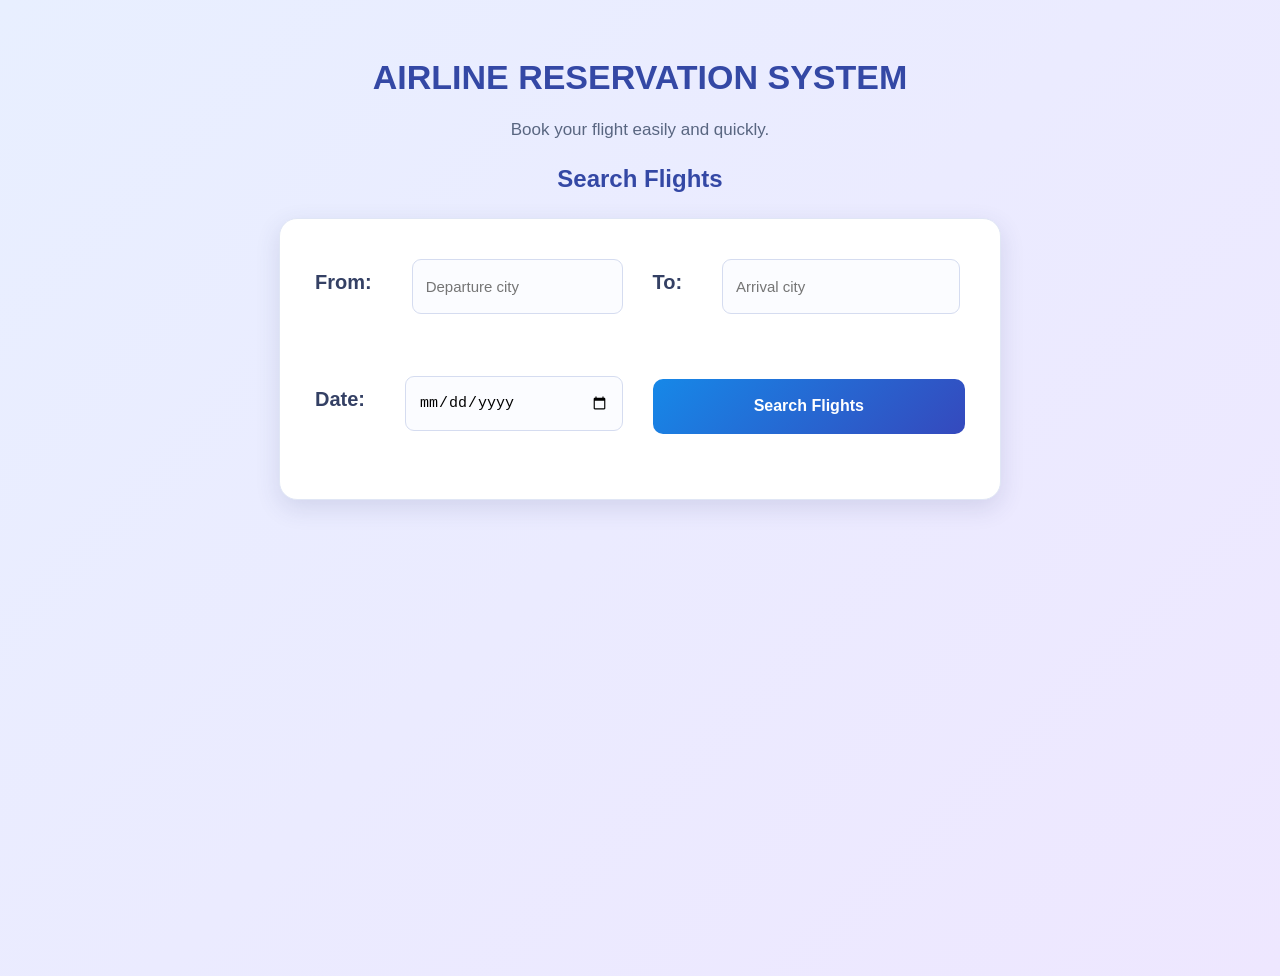
<file: index.html>
<!DOCTYPE html>
<html>
<head>
    <meta charset="UTF-8">
    
    <title>Airline Reservation System</title>
    <link rel="stylesheet" href="style.css">
    <script src="script.js" defer></script>
</head>
<body>
    <h1> AIRLINE RESERVATION SYSTEM</h1>
    <p>Book your flight easily and quickly.</p>
    <h2>Search Flights</h2>

<div class="search-box">

    <div class="form-row">
        <label for="from">From:</label>
        <input
            type="text"
            id="from"
            placeholder="Departure city">
    </div>

    <div class="form-row">
        <label for="to">To:</label>
        <input
            type="text"
            id="to"
            placeholder="Arrival city">
    </div>

    <div class="form-row">
        <label for="date">Date:</label>
        <input
            type="date"
            id="date">
    </div>

    
    <button onclick="searchFlights()">
        Search Flights
    </button>

</div>

<div id="flightResults"></div>

</body>
</html>
</file>
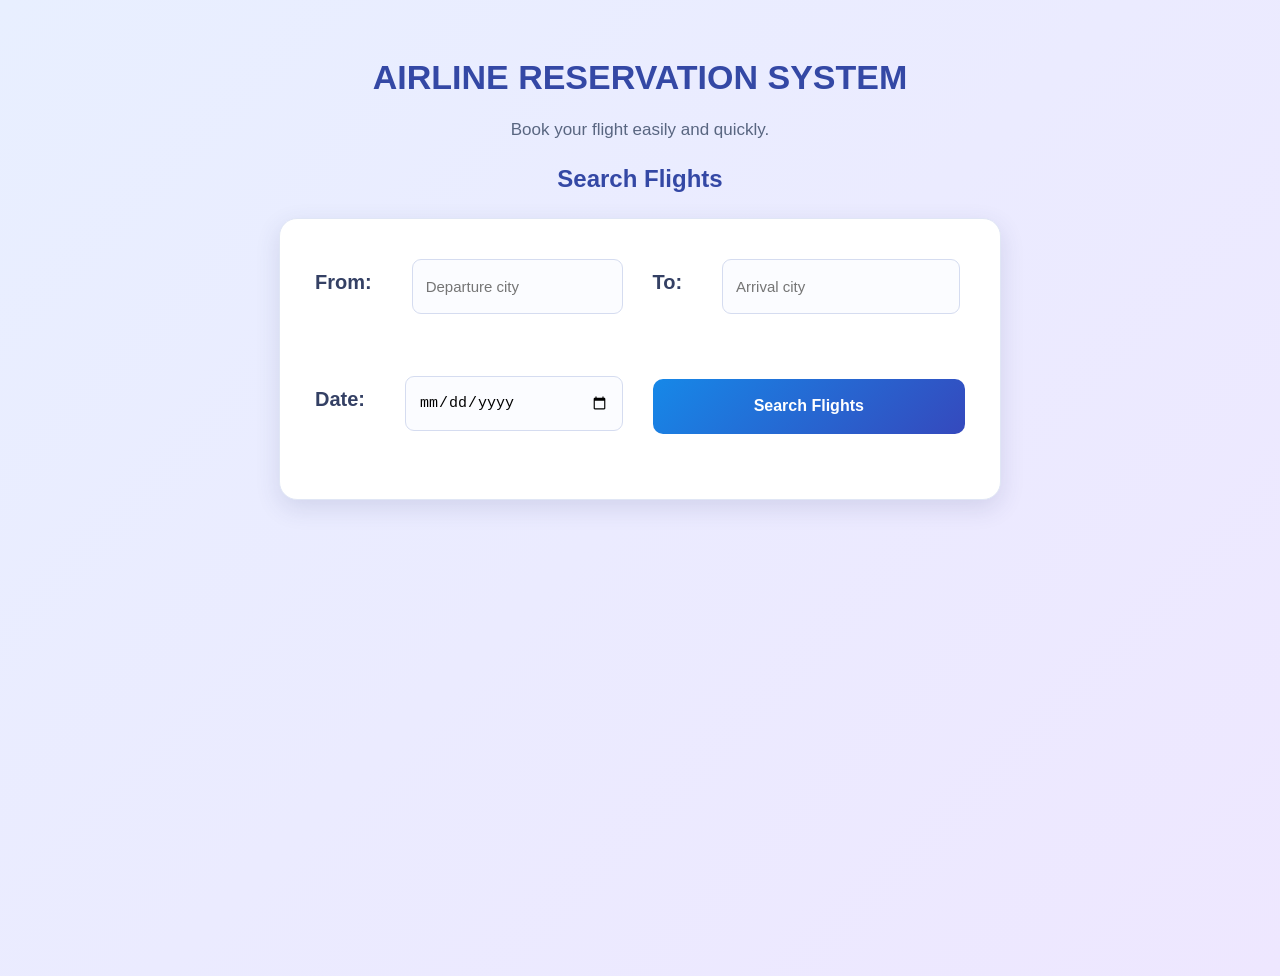
<file: frontend/index.html>
<!DOCTYPE html>
<html>
<head>
    <meta charset="UTF-8">
    
    <title>Airline Reservation System</title>
    <link rel="stylesheet" href="style.css">
    <script src="script.js" defer></script>
</head>
<body>
    <h1> AIRLINE RESERVATION SYSTEM</h1>
    <p>Book your flight easily and quickly.</p>
    <h2>Search Flights</h2>

<div class="search-box">

    <div class="form-row">
        <label for="from">From:</label>
        <input
            type="text"
            id="from"
            placeholder="Departure city">
    </div>

    <div class="form-row">
        <label for="to">To:</label>
        <input
            type="text"
            id="to"
            placeholder="Arrival city">
    </div>

    <div class="form-row">
        <label for="date">Date:</label>
        <input
            type="date"
            id="date">
    </div>

    
    <button onclick="searchFlights()">
        Search Flights
    </button>

</div>

<div id="flightResults"></div>

</body>
</html>
</file>
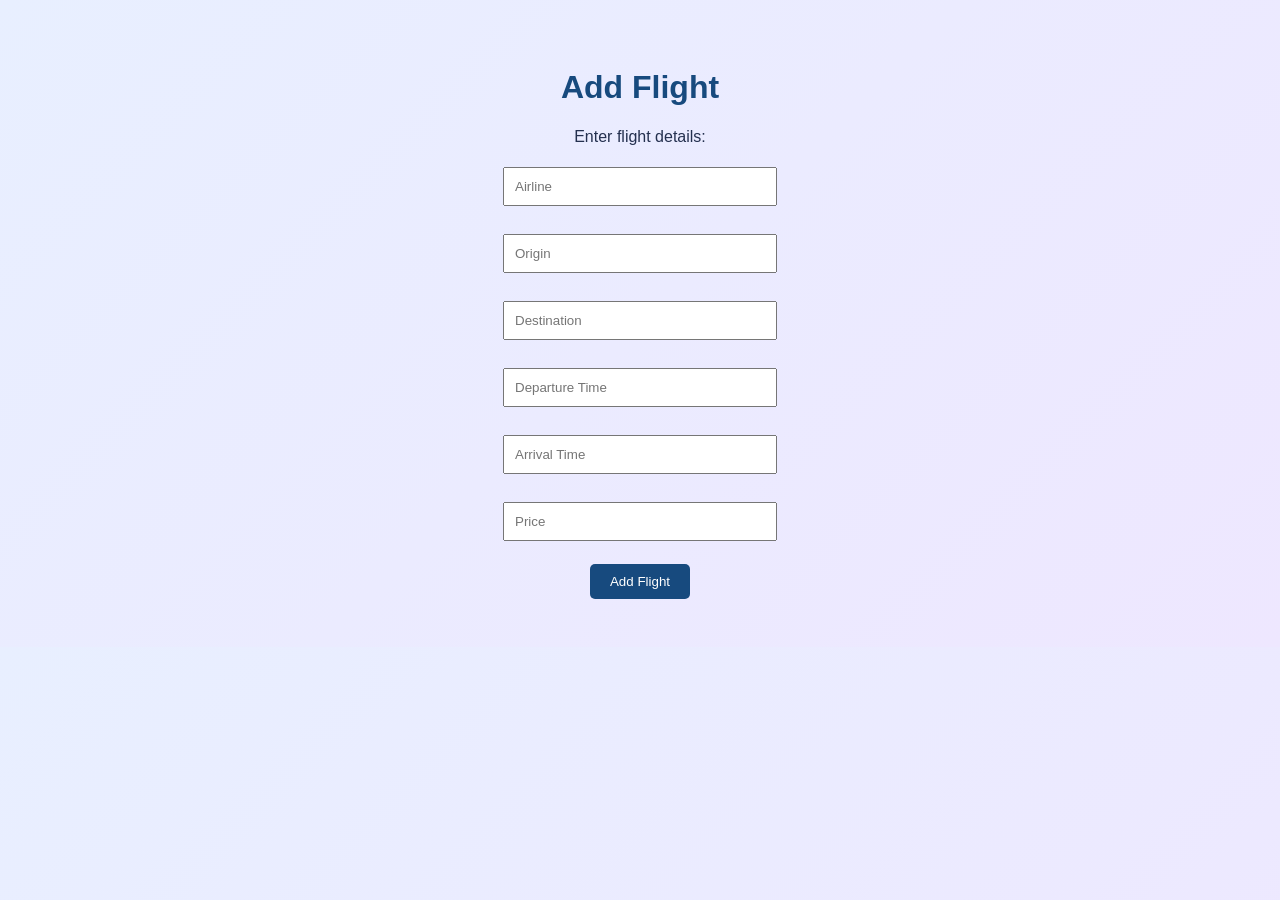
<file: addflight.html>
<!DOCTYPE html>
<html>

<head>
    <meta charset="UTF-8">
    <title>Add Flight</title>
    <link rel="stylesheet" href="style.css">
</head>

<body>

<h1> Add Flight</h1>

<p>Enter flight details:</p>

<input type="text" id="airline" placeholder="Airline">
<br><br>

<input type="text" id="origin" placeholder="Origin">
<br><br>

<input type="text" id="destination" placeholder="Destination">
<br><br>

<input type="text" id="departure" placeholder="Departure Time">
<br><br>

<input type="text" id="arrival" placeholder="Arrival Time">
<br><br>

<input type="number" id="price" placeholder="Price">
<br><br>

<button onclick="addFlight()">Add Flight</button>

<script>

function addFlight() {

    let airline = document.getElementById("airline").value;
    let origin = document.getElementById("origin").value;
    let destination = document.getElementById("destination").value;
    let departure = document.getElementById("departure").value;
    let arrival = document.getElementById("arrival").value;
    let price = document.getElementById("price").value;

    fetch("/api/addflight", {
        method: "POST",
        headers: {
            "Content-Type": "application/x-www-form-urlencoded"
        },
        body:
            "airline=" + encodeURIComponent(airline) +
            "&origin=" + encodeURIComponent(origin) +
            "&destination=" + encodeURIComponent(destination) +
            "&departure=" + encodeURIComponent(departure) +
            "&arrival=" + encodeURIComponent(arrival) +
            "&price=" + encodeURIComponent(price)
    })
    .then(response => response.text())
    .then(message => {
        alert(message);
    })
    .catch(error => {
        alert("Add flight failed!");
        console.log(error);
    });

}


</script>

</body>

</html>
</file>
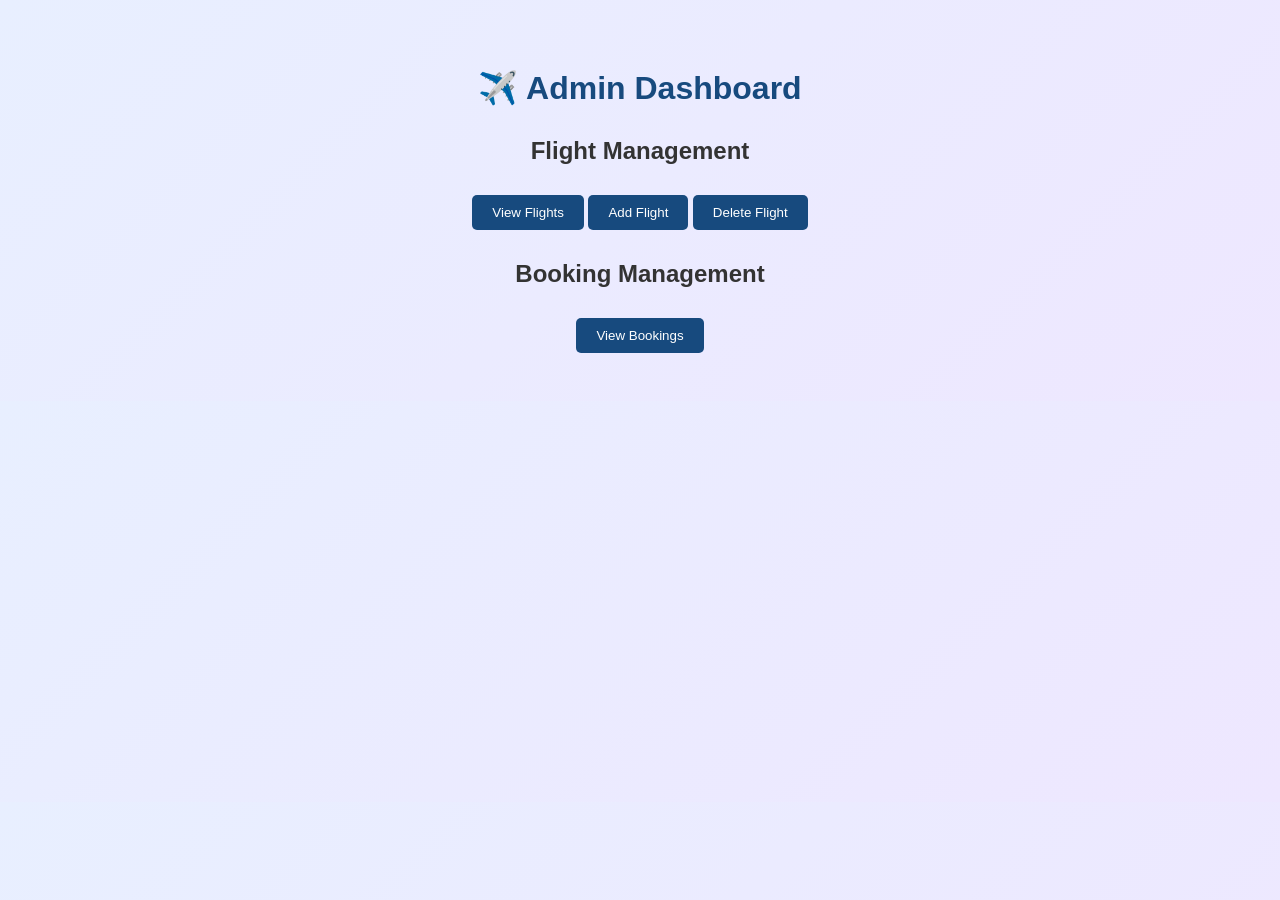
<file: admin.html>
<!DOCTYPE html>
<html>

<head>
    <meta charset="UTF-8">
    <title>Admin Dashboard</title>
    <link rel="stylesheet" href="style.css">
</head>

<body>

<h1>✈️ Admin Dashboard</h1>

<h2>Flight Management</h2>

<button onclick="window.location.href='index.html'">
    View Flights
</button>
<button onclick="window.location.href='addflight.html'">
    Add Flight
</button>
<button onclick="window.location.href='deleteflight.html'">
    Delete Flight
</button>

<h2>Booking Management</h2>

<button onclick="window.location.href='mybookings.html'">
    View Bookings
</button>

</body>

</html>
</file>
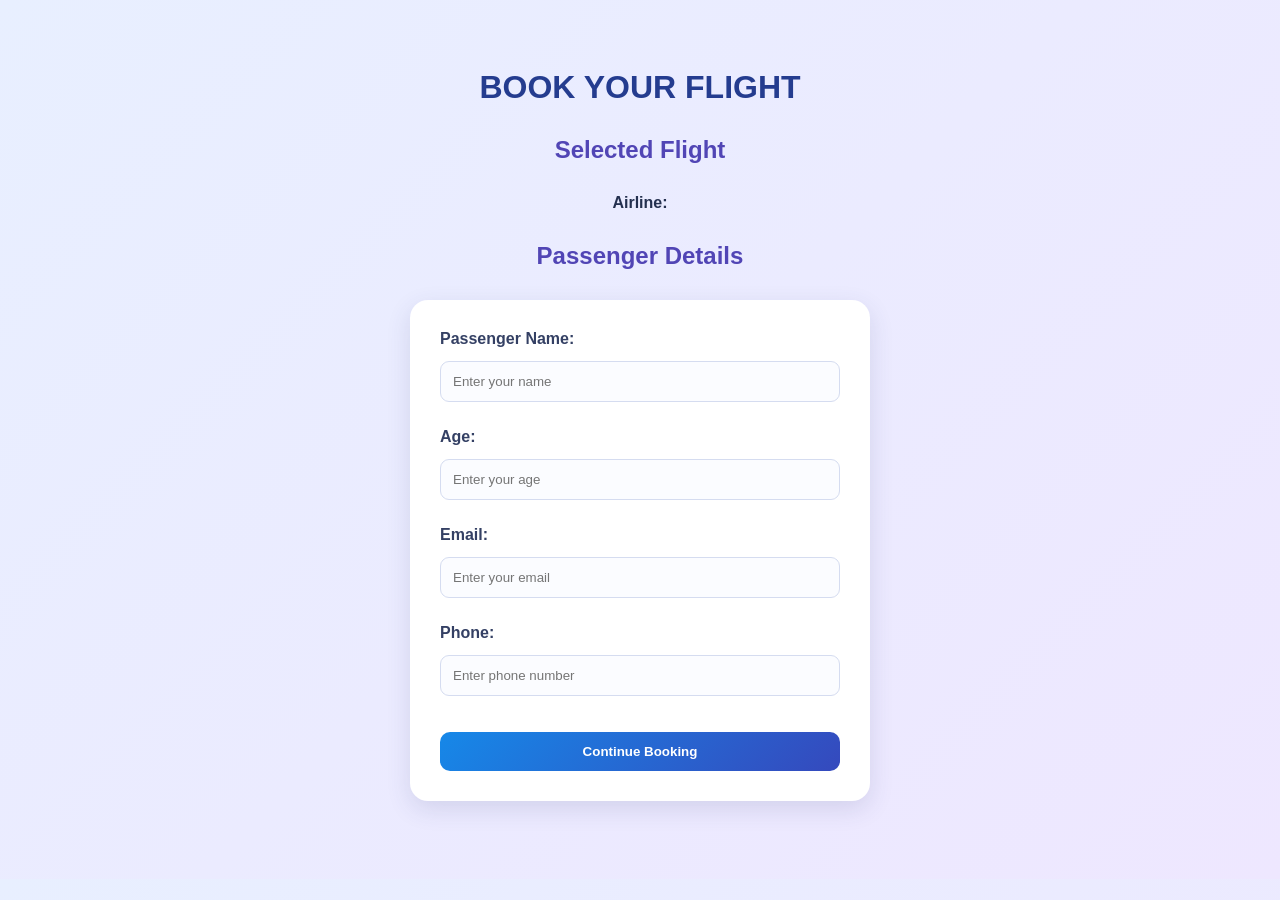
<file: booking.html>
<!DOCTYPE html>
<html>
<head>
    <meta charset="UTF-8">
    <title>Book Your Flight</title>
    <link rel="stylesheet" href="style.css">
</head>

<body>

    <h1>BOOK YOUR FLIGHT</h1>
    <div class=""selected_flight">
        <h2>Selected Flight</h2>
        <p><strong>Airline:</strong> <spanid="selectedAirline"></span></p>
    </div>

    <h2>Passenger Details</h2>

    <form class="booking-form">
        <label>Passenger Name:</label>
        <input type="text" id="passengerName" placeholder="Enter your name">

        <br><br>

        <label>Age:</label>
        <input type="number" placeholder="Enter your age">

        <br><br>

        <label>Email:</label>
        <input type="email" placeholder="Enter your email">

        <br><br>

        <label>Phone:</label>
        <input type="tel" placeholder="Enter phone number">

        <br><br>

        <button type="button" onclick="goToSeat()">Continue Booking</button>
    </form>
    <script>
    function goToSeat() {
    let name = document.getElementById("passengerName").value;

    localStorage.setItem("passengerName", name);

    window.location.href = "seat.html";


    }
    let airline = localStorage.getItem("selectedAirline");
    document.getElementById("selectedAirline").textContent = airline;

    </script>

</body>
</html>
</file>
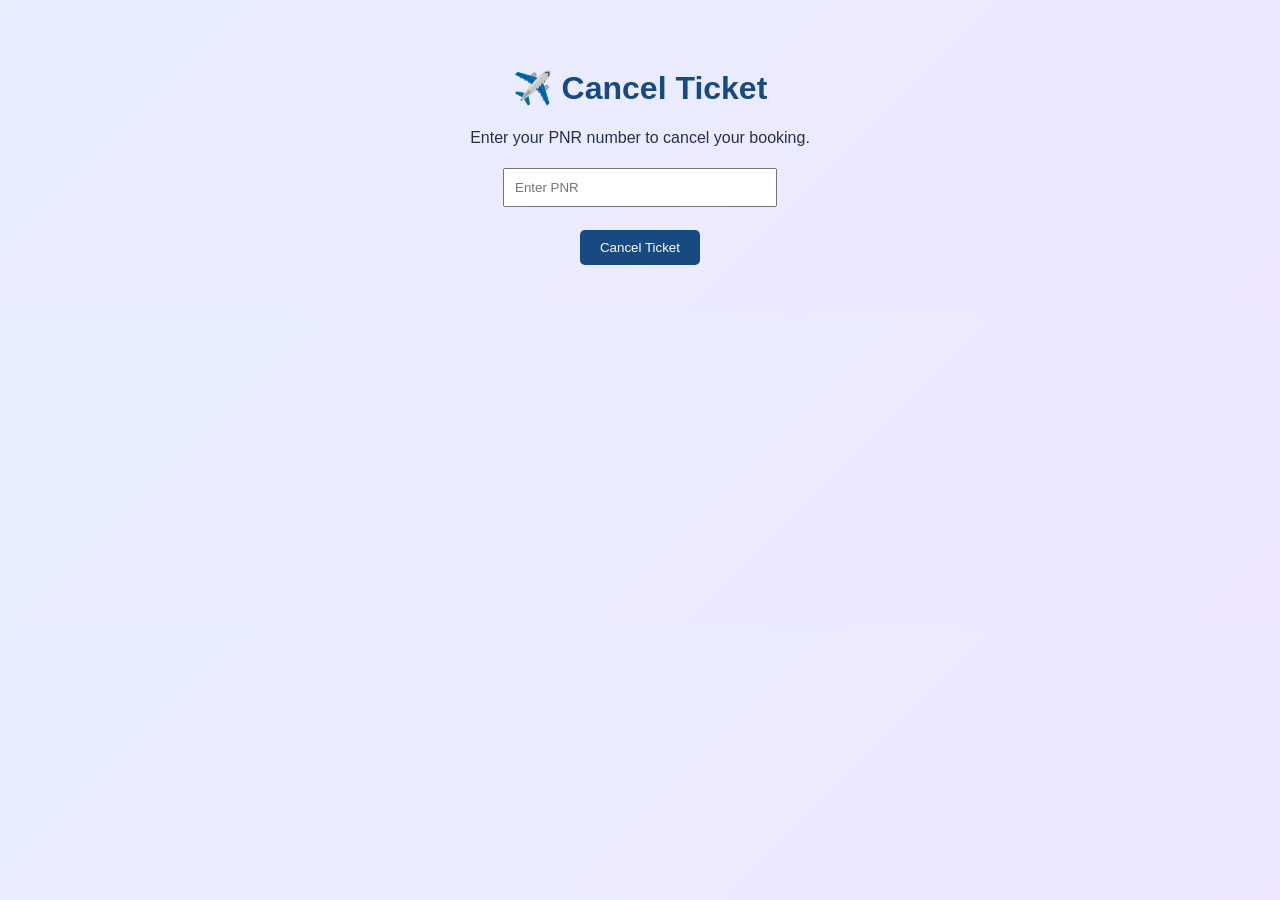
<file: cancel.html>
<!DOCTYPE html>
<html>

<head>
    <meta charset="UTF-8">
    <title>Cancel Ticket</title>
    <link rel="stylesheet" href="style.css">
</head>

<body>

<h1>✈️ Cancel Ticket</h1>

<p>Enter your PNR number to cancel your booking.</p>

<input type="text" id="pnr" placeholder="Enter PNR">

<br><br>

<button onclick="cancelBooking()">Cancel Ticket</button>

<script>

function cancelBooking() {

    let pnr = document.getElementById("pnr").value;

    if (pnr === "") {
        alert("Please enter your PNR");
        return;
    }

    fetch("/api/cancel", {
    method: "POST",
    headers: {
        "Content-Type": "application/x-www-form-urlencoded"
    },
    body: "pnr=" + encodeURIComponent(pnr)
})
.then(response => response.text())
.then(message => {
    alert(message);
})
.catch(error => {
    alert("Cancellation failed!");
    console.log(error);
});

}

</script>

</body>
</html>
</file>
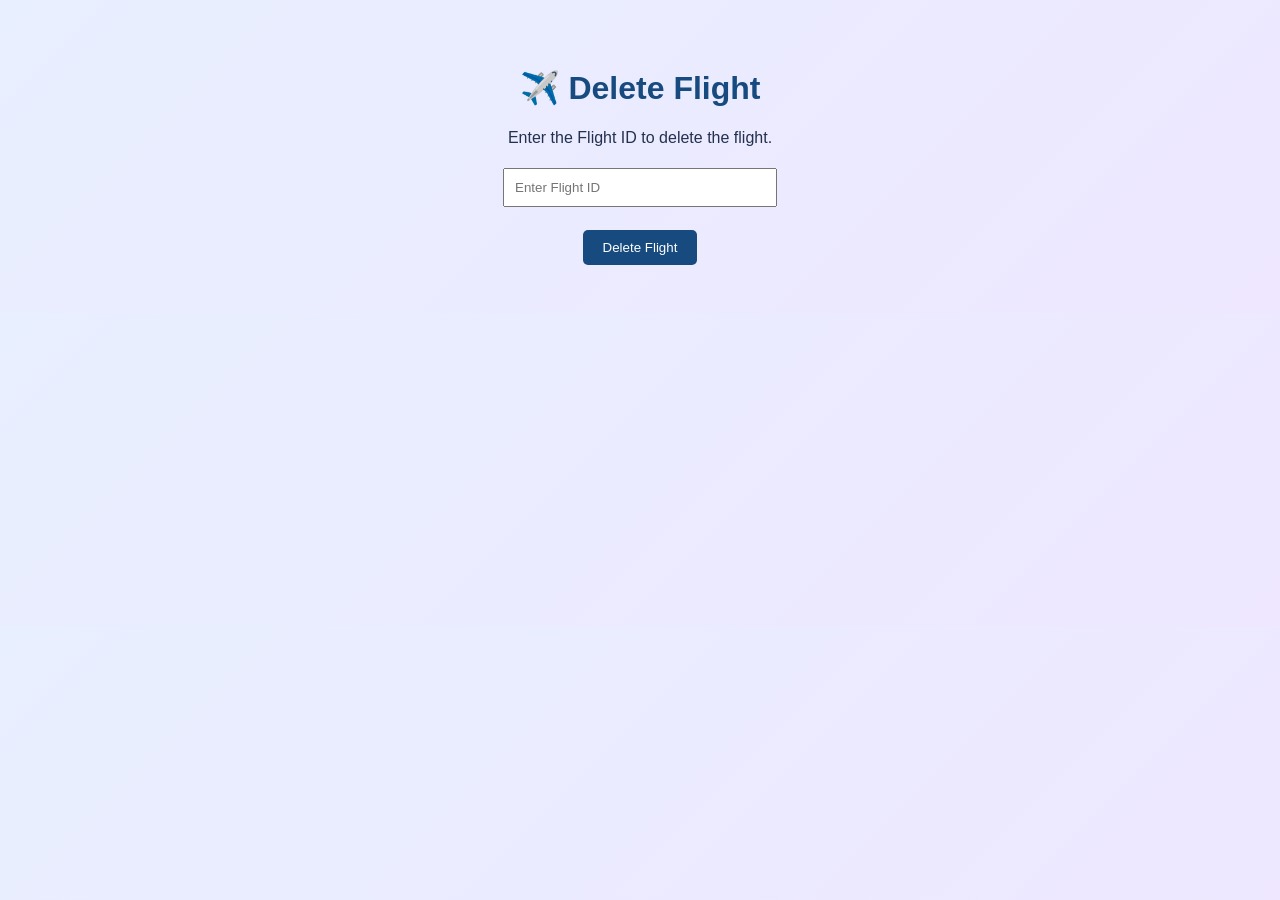
<file: deleteflight.html>
<!DOCTYPE html>
<html>

<head>
    <meta charset="UTF-8">
    <title>Delete Flight</title>
    <link rel="stylesheet" href="style.css">
</head>

<body>

<h1>✈️ Delete Flight</h1>

<p>Enter the Flight ID to delete the flight.</p>

<input type="number" id="flightId" placeholder="Enter Flight ID">

<br><br>

<button onclick="deleteFlight()">Delete Flight</button>

<script>

function deleteFlight() {

    let id = document.getElementById("flightId").value;

    if (id === "") {
        alert("Please enter Flight ID");
        return;
    }

    fetch("/api/deleteflight", {
    method: "POST",
    headers: {
        "Content-Type": "application/x-www-form-urlencoded"
    },
    body: "id=" + encodeURIComponent(id)
})
.then(response => response.text())
.then(message => {
    alert(message);
})
.catch(error => {
    alert("Delete failed!");
    console.log(error);
});

}

</script>

</body>

</html>
</file>
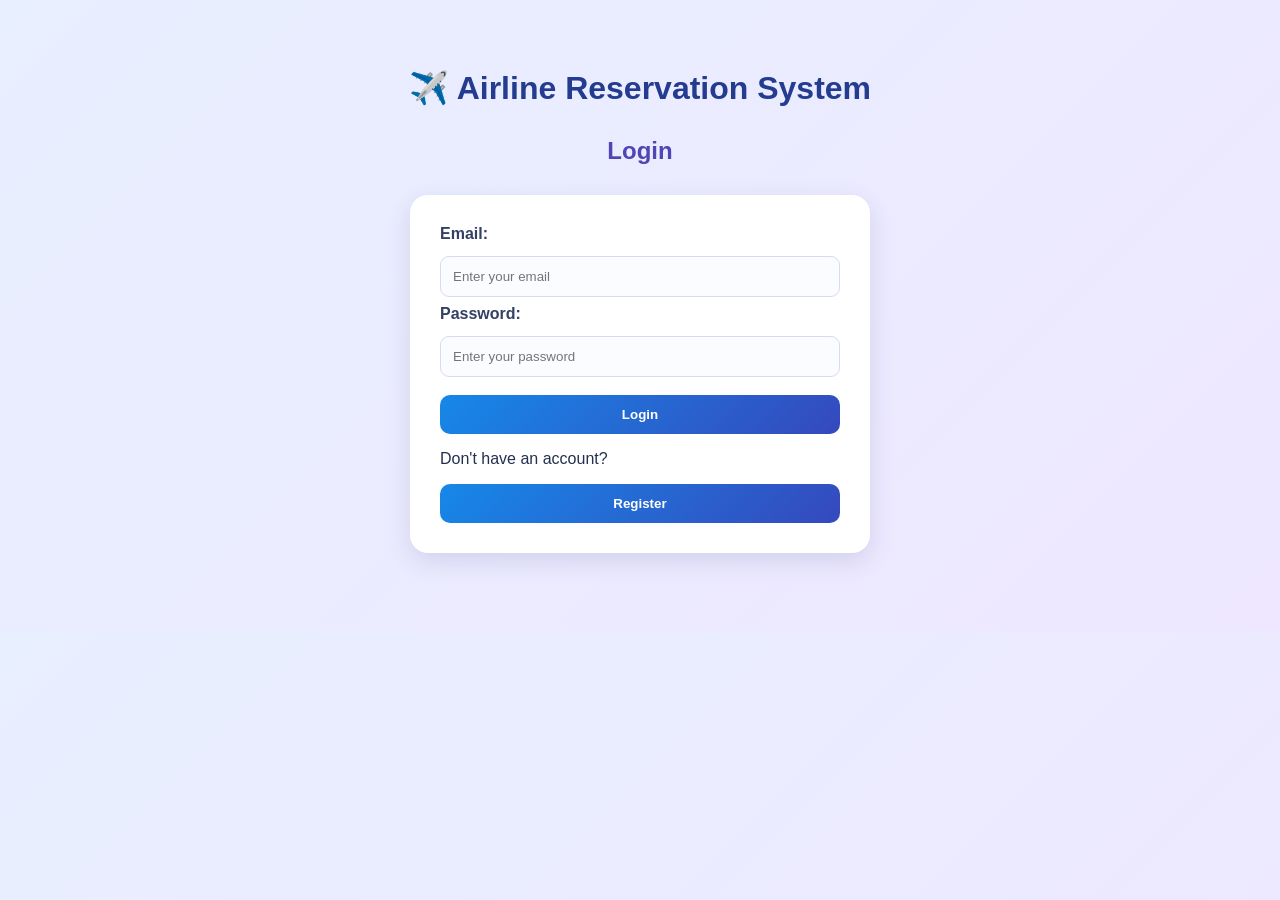
<file: login.html>
<!DOCTYPE html>
<html>
<head>
    <meta charset="UTF-8">
    <title>Login - Airline Reservation System</title>
    <link rel="stylesheet" href="style.css">
</head>

<body>

    <h1>✈️ Airline Reservation System</h1>

    <h2>Login</h2>

    <form class="booking-form">

        <label>Email:</label>
        <input type="email"  id="email" placeholder="Enter your email">

        <label>Password:</label>
        <input type="password" id ="password" placeholder="Enter your password">

        <button type="button" 
        onclick="loginUser()">
            Login
        </button>

        <p>Don't have an account?</p>
        
        <button type="button" 
        onclick="window.location.href='register.html'">
            Register
        </button>

    </form>
<script>
function loginUser() {

    let email = document.getElementById("email").value;
    let password = document.getElementById("password").value;

    fetch("/api/login", {
        method: "POST",
        headers: {
            "Content-Type": "application/x-www-form-urlencoded"
        },
        body:
            "email=" + encodeURIComponent(email) +
            "&password=" + encodeURIComponent(password)
    })
    .then(response => response.text())
    .then(message => {
        alert(message);

        if (message === "Login successful!") {
            window.location.href = "index.html";
        }
    })
    .catch(error => {
        alert("Login failed!");
        console.log(error);
    });
}

</script>

</body>
</html>
</file>
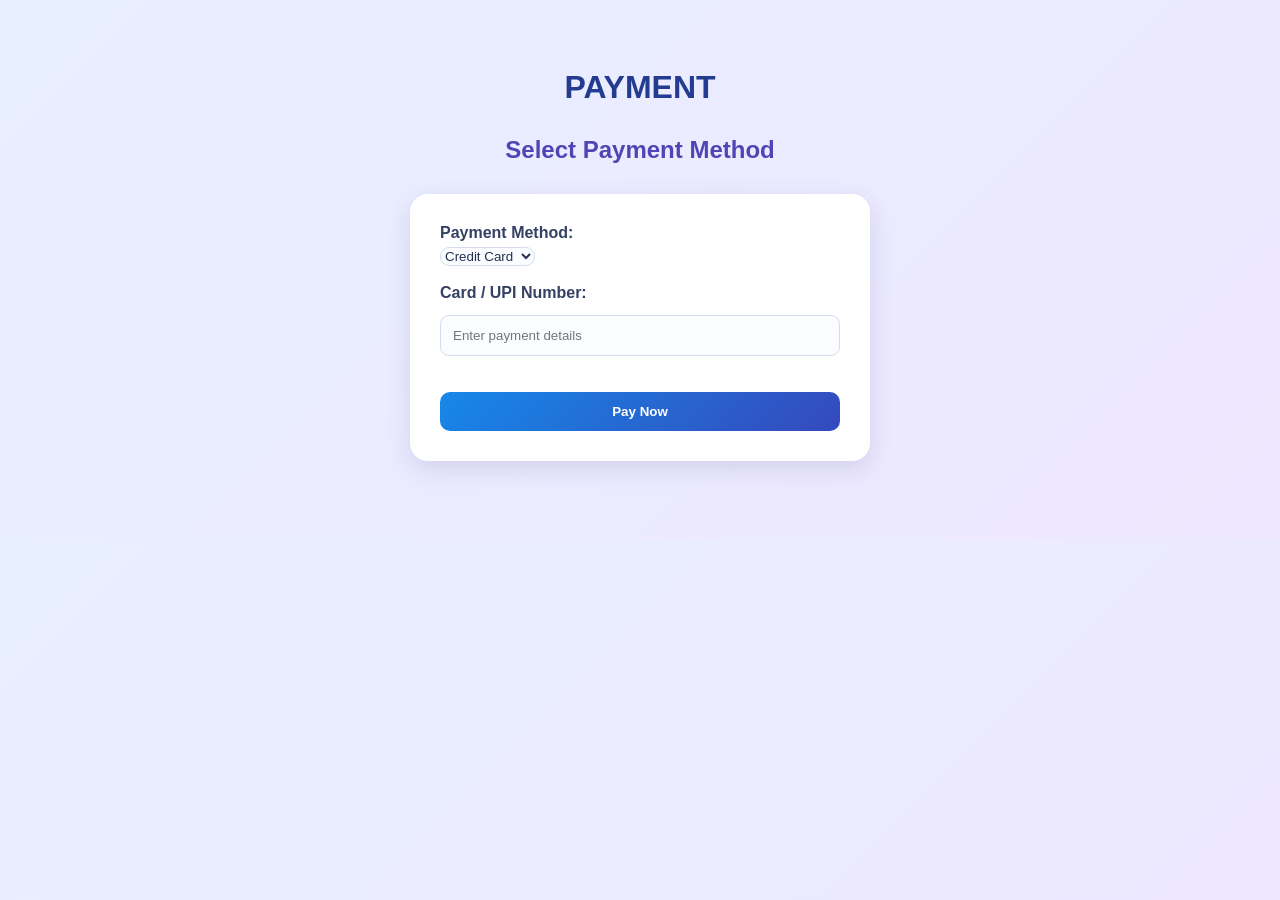
<file: payment.html>
<!DOCTYPE html>
<html>
<head>
    <meta charset="UTF-8">
    <title>✈️ Payment</title>
    <link rel="stylesheet" href="style.css">
</head>

<body>

    <h1> PAYMENT</h1>

    <h2>Select Payment Method</h2>

    <form class="booking-form">

        <label>Payment Method:</label>

        <select>
            <option>Credit Card</option>
            <option>Debit Card</option>
            <option>UPI</option>
            <option>Net Banking</option>
        </select>

        <br><br>

        <label>Card / UPI Number:</label>
        <input type="text" placeholder="Enter payment details">

        <br><br>

        <button type="button" onclick="completePayment()">Pay Now</button>

    </form>
<script>
function completePayment() {
    window.location.href = "confirmation.html";
}
</script>

</body>
</html>
</file>
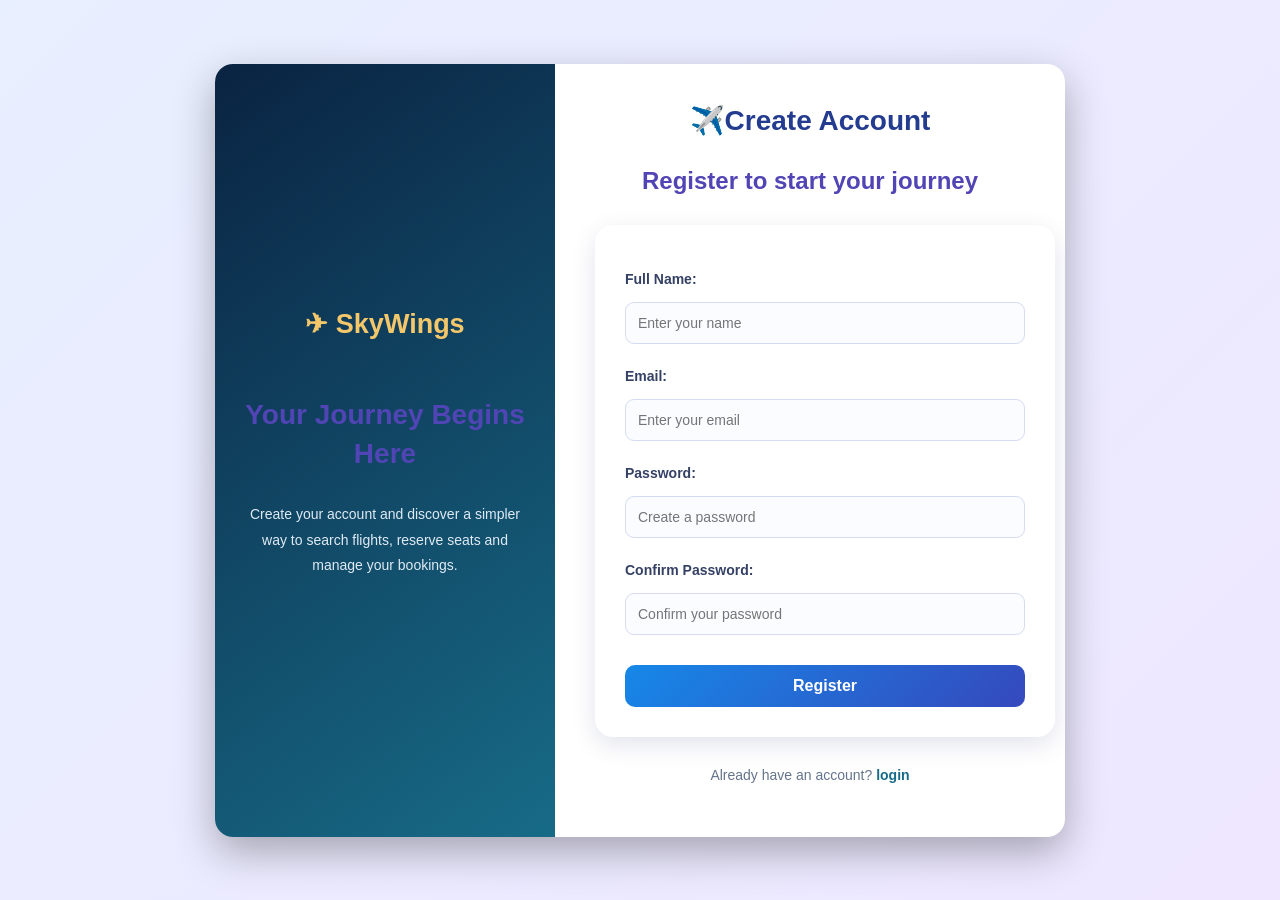
<file: register.html>
<!DOCTYPE html>
<html>
<head>
    <meta charset="UTF-8">
    <title>Register - Airline Reservation System</title>
    <link rel="stylesheet" href="style.css">
</head>

<body>
    <div class="register-container">

    <div class="welcome-section">
        <div class="logo">✈ SkyWings</div>

        <h2>Your Journey Begins Here</h2>

        <p>
            Create your account and discover a simpler
            way to search flights, reserve seats and
            manage your bookings.
        </p>
    </div>

    <div class="form-section">

    <h1>✈️Create Account </h1>

    <h2>Register to start your journey</h2>

    <form class="booking-form">

        <label>Full Name:</label>
        <input type="text" id="name" placeholder="Enter your name">

        <label>Email:</label>
        <input type="email" id="email" placeholder="Enter your email">

        <label>Password:</label>
        <input type="password" id="password" placeholder="Create a password">

        <label>Confirm Password:</label>
        <input type="password" id="confirmPassword" placeholder="Confirm your password">

        <button type="button" 
        onclick="registerUser()">
            Register
        </button>

    </form>
            <p class="login-text">
            Already have an account?
            <a href="login.html">login</a>
        </p>

    </div>
</div>

    <script>
function registerUser() {

    let name =
        document.getElementById("name").value;

    let email =
        document.getElementById("email").value;

    let password =
        document.getElementById("password").value;

    let confirmPassword =
        document.getElementById("confirmPassword").value;

    if (password !== confirmPassword) {
        alert("Passwords do not match!");
        return;
    }

    fetch("/api/register", {
        method: "POST",
        headers: {
            "Content-Type":
                "application/x-www-form-urlencoded"
        },
        body:
            "name=" + encodeURIComponent(name) +
            "&email=" + encodeURIComponent(email) +
            "&password=" + encodeURIComponent(password)
    })
    .then(response => response.text())
    .then(message => {
        alert(message);
    })
    .catch(error => {
        alert("Registration failed!");
        console.log(error);
    });
    window.location.href = "login.html";
}
</script>
</body>
</html>
</file>
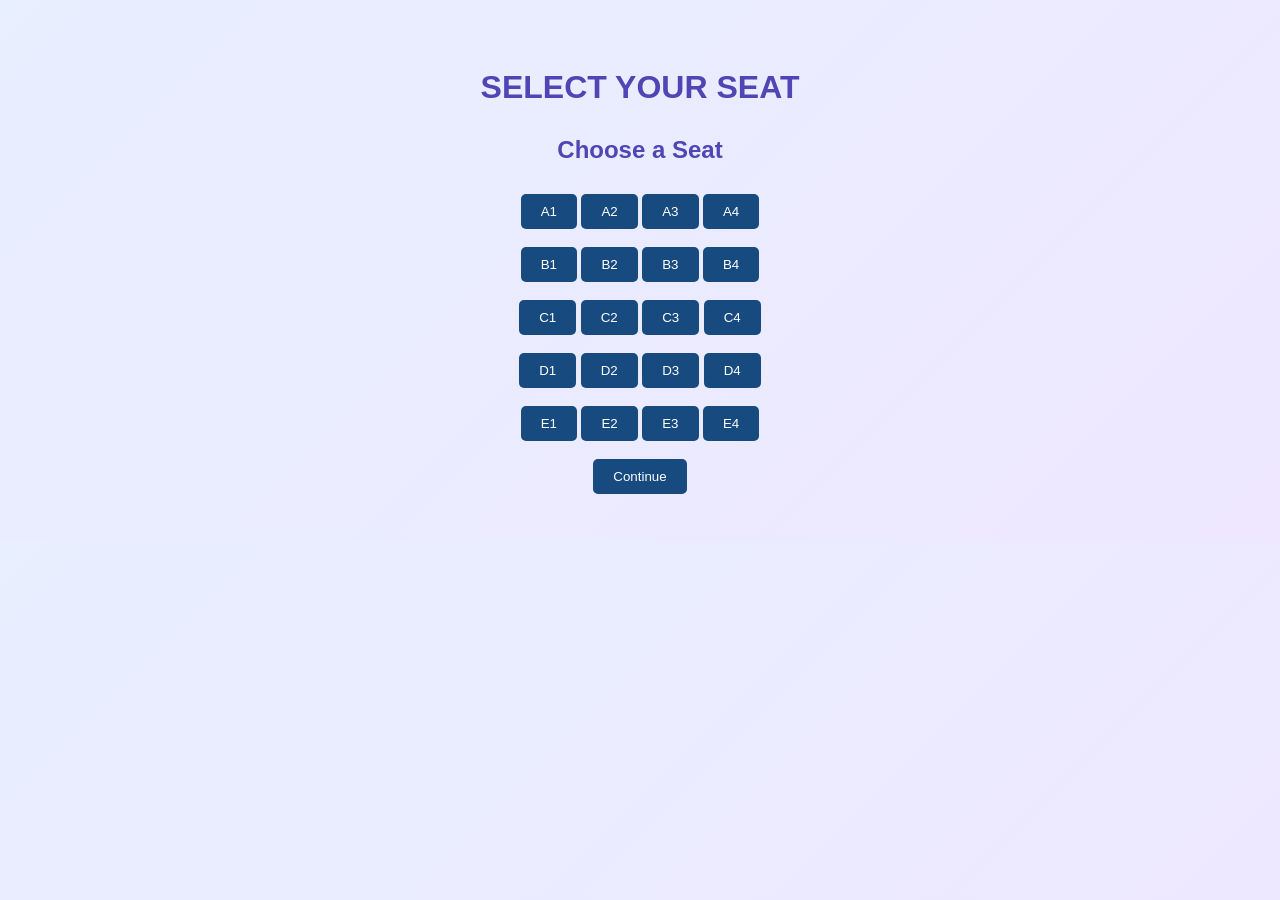
<file: seat.html>
<!DOCTYPE html>
<html>
<head>
    <meta charset="UTF-8">
    <title>Select Your Seat</title>
    <link rel="stylesheet" href="style.css">
</head>

<body>

    <h1> SELECT YOUR SEAT</h1>

    <h2>Choose a Seat</h2>

    <div class="seat">

        <button onclick="selectSeat('A1')">A1</button>
        <button onclick="selectSeat('A2')">A2</button>
        <button onclick="selectSeat('A3')">A3</button>
        <button onclick="selectSeat('A4')">A4</button>


        <br><br>

        <button onclick="selectSeat('B1')">B1</button>
        <button onclick="selectSeat('B2')">B2</button>
        <button onclick="selectSeat('B3')">B3</button>
        <button onclick="selectSeat('B4')">B4</button>


        <br><br>

        <button onclick="selectSeat('C1')">C1</button>
        <button onclick="selectSeat('C2')">C2</button>
        <button onclick="selectSeat('C3')">C3</button>
        <button onclick="selectSeat('C4')">C4</button>

        <br><br>

        <button onclick="selectSeat('D1')">D1</button>
        <button onclick="selectSeat('D2')">D2</button>
        <button onclick="selectSeat('D3')">D3</button>
        <button onclick="selectSeat('D4')">D4</button>

        <br><br>

        <button onclick="selectSeat('E1')">E1</button>
        <button onclick="selectSeat('E2')">E2</button>
        <button onclick="selectSeat('E3')">E3</button>
        <button onclick="selectSeat('E4')">E4</button>


    </div>

    <br>

    <button onclick="goToPayment()">Continue</button>
    <script>
    function selectSeat(seat) {
        localStorage.setItem("selectedSeat", seat);
        alert("You selected seat " + seat);
    } 
    </script>
    <script>
    function goToPayment() {
        window.location.href = "payment.html"
    }
    </script>

</body>
</html>
</file>
<file: style.css>
body {
    font-family: Arial, sans-serif;
    background-color: #f2f6fc;
    text-align: center;
    padding: 40px;

}
h1 {
    color: #174a7e;
}
h2 {
    color: #333;
}
form {
    background-color: white;
    width: 350;
    margin: 20px auto;
    padding: 25px;
    border-radius: 10px;
}

input{
    padding: 10px;
    margin: 5px;
    width: 250px;
}

button{
    padding: 10px 20px;
    background-color: #174a7e;
    color: white;
    border: none;
    border-radius: 5px;
    cursor: pointer;
}
/* Booking Page */

.booking-form {
    background-color: white;
    width: 400px;
    margin: 30px auto;
    padding: 30px;
    border-radius: 10px;
    text-align: left;
}

.booking-form label {
    display: block;
    margin-bottom: 5px;
    font-weight: bold;
}

.booking-form input {
    width: 100%;
    box-sizing: border-box;
    margin-bottom: 15px;
}

.booking-form button {
    display: block;
    margin: 10px auto 0;
}
.seats {
    width: 300px;
    margin: 20px auto;
}

.seats button {
    width: 55px;
    margin: 5px;
    padding: 10px;
}
/* Search Box */

.search-box {
    width: 85%;
    margin: 30px auto;
    padding: 35px;
    background: white;
    border-radius: 15px;
    box-shadow: 0 4px 15px rgba(0, 0, 0, 0.12);

    display: grid;
    grid-template-columns: 1fr 1fr;
    gap: 25px;
}

/* Fields */

.field {
    display: flex;
    flex-direction: column;
}

.field label {
    font-size: 20px;
    font-weight: bold;
    margin-bottom: 10px;
    color: #123d70;
}

.field input {
    height: 55px;
    padding: 0 18px;
    font-size: 16px;

    border: 2px solid #c9d8e8;
    border-radius: 10px;
    outline: none;
    box-sizing: border-box;
}

.field input:focus {
    border-color: #2878d0;
}

/* Date field */

.date-field {
    grid-column: 1 / 3;
}

/* Search Flights heading */

h2 {
    text-align: center;
    margin-top: 30px;
    margin-bottom: 30px;
}


/* Search box */

.search-box {
    width: 650px;
    margin: 0 auto;
}


/* From, To and Date rows */

.form-row {
    display: grid;
    grid-template-columns: 100px 1fr;
    align-items: center;

    margin-bottom: 25px;
}


/* Labels */

.form-row label {
    font-size: 20px;
    text-align: right;
    padding-right: 15px;
}


/* Input boxes */

.form-row input {
    width: 100%;
    height: 55px;

    box-sizing: border-box;

    padding: 0 15px;

    font-size: 16px;

    border: 1px solid #777;
    border-radius: 3px;
}


/* Search button */

.search-box button {
    display: block;

    width: 260px;
    height: 55px;

    margin: 5px auto 30px;

    background: #0878d1;
    color: white;

    border: none;
    border-radius: 6px;

    font-size: 18px;
    font-weight: bold;

    cursor: pointer;
    
}

.search-box button:hover {
    background: #0564ad;
    
}
/* ===== Registration Page Design ===== */

body:has(.register-container) {
    min-height: 100vh;
    margin: 0;
    padding: 25px;
    box-sizing: border-box;
    display: flex;
    justify-content: center;
    align-items: center;
    background: linear-gradient(135deg, #071a35, #164e70);
    font-family: Arial, sans-serif;
}

.register-container {
    display: flex;
    width: 850px;
    max-width: 100%;
    background: #ffffff;
    border-radius: 18px;
    overflow: hidden;
    box-shadow: 0 15px 40px rgba(0, 0, 0, 0.3);
}

.welcome-section {
    width: 40%;
    padding: 40px 30px;
    box-sizing: border-box;
    background: linear-gradient(145deg, #0a2342, #176b87);
    color: #ffffff;
    display: flex;
    flex-direction: column;
    justify-content: center;
}

.logo {
    color: #f4c76b;
    font-size: 27px;
    font-weight: bold;
    margin-bottom: 25px;
}

.welcome-section h2 {
    font-size: 28px;
    line-height: 1.4;
    margin-bottom: 15px;
}

.welcome-section p {
    color: #e0eaf5;
    font-size: 14px;
    line-height: 1.8;
}

.plane {
    font-size: 50px;
    margin-top: 25px;
}

.form-section {
    width: 60%;
    padding: 40px;
    box-sizing: border-box;
}

.form-section h1 {
    color: #102c4e;
    font-size: 28px;
    margin: 0 0 10px;
}

.subtitle {
    color: #718096;
    font-size: 14px;
    margin-bottom: 25px;
}

.form-section label {
    display: block;
    color: #25364a;
    font-size: 14px;
    font-weight: bold;
    margin: 16px 0 7px;
}

.form-section input {
    width: 100%;
    padding: 12px;
    box-sizing: border-box;
    border: 1px solid #d5deea;
    border-radius: 7px;
    font-size: 14px;
    outline: none;
}

.form-section input:focus {
    border-color: #176b87;
    box-shadow: 0 0 0 2px rgba(23, 107, 135, 0.12);
}

.form-section button {
    width: 100%;
    padding: 13px;
    margin-top: 22px;
    border: none;
    border-radius: 7px;
    background: #123c68;
    color: #ffffff;
    font-size: 16px;
    font-weight: bold;
    cursor: pointer;
    transition: background 0.2s;
}

.form-section button:hover {
    background: #176b87;
}

.login-text {
    text-align: center;
    margin-top: 22px;
    color: #65748b;
    font-size: 14px;
}

.login-text a {
    color: #176b87;
    font-weight: bold;
    text-decoration: none;
}

.login-text a:hover {
    text-decoration: underline;
}

/* Mobile-friendly layout */

@media (max-width: 650px) {
    body:has(.register-container) {
        padding: 15px;
    }

    .register-container {
        flex-direction: column;
    }

    .welcome-section,
    .form-section {
        width: 100%;
    }

    .welcome-section {
        padding: 25px;
    }

    .welcome-section h2 {
        font-size: 23px;
    }

    .plane {
        display: none;
    }

    .form-section {
        padding: 28px 24px;
    }
}

/* SkyWings common theme */
body {
    background: linear-gradient(135deg, #e8efff, #eee7ff) !important;
    font-family: Arial, sans-serif;
    color: #24304f;
}

.booking-form {
    max-width: 450px;
    margin: 30px auto;
    padding: 30px;
    background: white;
    border-radius: 18px;
    box-shadow: 0 8px 25px rgba(55, 65, 120, 0.15);
}

.booking-form input {
    width: 100%;
    padding: 12px;
    margin: 8px 0;
    border: 1px solid #d5dcf0;
    border-radius: 9px;
    box-sizing: border-box;
}

.booking-form button {
    width: 100%;
    padding: 12px;
    background: linear-gradient(135deg, #5267d8, #7853c8);
    color: white;
    border: none;
    border-radius: 9px;
    cursor: pointer;
}

.booking-form button:hover {
    opacity: 0.9;
}
/* =================================
   SKYWINGS - FLIGHT SEARCH PAGE
================================= */

body:has(.search-box) {
    background: linear-gradient(135deg, #dceaff, #eee7ff);
    font-family: Arial, Helvetica, sans-serif;
    color: #24304f;
    min-height: 100vh;
    padding: 30px;
}

/* Main heading */
body:has(.search-box) h1 {
    text-align: center;
    color: #243c8f;
    font-size: 34px;
    margin-top: 20px;
}

/* Subtitle */
body:has(.search-box) p {
    text-align: center;
    color: #596681;
    font-size: 17px;
}

/* Flight search heading */
body:has(.search-box) h2 {
    text-align: center;
    color: #5145b5;
    margin: 25px 0;
}

/* Search card */
.search-box {
    max-width: 850px;
    margin: 25px auto;
    padding: 35px;
    background: #ffffff;
    border-radius: 20px;
    box-shadow: 0 10px 30px rgba(55, 65, 120, 0.14);
}

/* Search form rows */
.search-box .form-row {
    display: flex;
    gap: 20px;
    margin-bottom: 15px;
}

/* Form columns */
.search-box .form-row > div {
    flex: 1;
    min-width: 0;
}

/* Labels */
.search-box label {
    display: block;
    margin-bottom: 8px;
    color: #344064;
    font-weight: bold;
}

/* Inputs and dropdowns */
.search-box input,
.search-box select {
    width: 100%;
    padding: 13px;
    border: 1px solid #d5dcf0;
    border-radius: 9px;
    background: #fbfcff;
    font-size: 15px;
    box-sizing: border-box;
}

/* Focus effect */
.search-box input:focus,
.search-box select:focus {
    outline: none;
    border-color: #6658d3;
    box-shadow: 0 0 0 3px rgba(102, 88, 211, 0.12);
}

/* Search button */
.search-box button {
    display: block;
    width: 100%;
    padding: 14px;
    margin-top: 20px;
    border: none;
    border-radius: 10px;
    background: linear-gradient(135deg, #1688e8, #3549bd);
    color: white;
    font-size: 16px;
    font-weight: bold;
    cursor: pointer;
}

/* Button hover */
.search-box button:hover {
    opacity: 0.9;
}

/* Responsive layout */
@media (max-width: 600px) {
    body:has(.search-box) {
        padding: 12px;
    }

    body:has(.search-box) h1 {
        font-size: 26px;
    }

    .search-box {
        padding: 20px;
        border-color: #6658d3;
    }

    .search-box .form-row {
        flex-direction: column;
        gap: 5px;
    }
}
/* SkyWings Booking Page Theme */

/* Page background */
body:has(.booking-form) {
    background: linear-gradient(135deg, #dceaff, #eee7ff);
    font-family: Arial, Helvetica, sans-serif;
    color: #24304f;
}

/* Headings */
body:has(.booking-form) h1 {
    color: #243c8f;
}

body:has(.booking-form) h2 {
    color: #5145b5;
}

/* Booking form card */
.booking-form {
    background: #ffffff;
    border-radius: 18px;
    box-shadow: 0 8px 25px rgba(55, 65, 120, 0.14);
    padding: 30px;
}

/* Labels */
.booking-form label {
    color: #344064;
    font-weight: bold;
}

/* Input fields and text areas */
.booking-form input,
.booking-form select,
.booking-form textarea {
    border: 1px solid #d5dcf0;
    border-radius: 9px;
    background: #fbfcff;
    color: #24304f;
}

/* Focus effect */
.booking-form input:focus,
.booking-form select:focus,
.booking-form textarea:focus {
    outline: none;
    border-color: #6658d3;
    box-shadow: 0 0 0 3px rgba(102, 88, 211, 0.12);
}

/* Buttons — same colour as Search Flights */
.booking-form button {
    background: linear-gradient(135deg, #1688e8, #3549bd);
    color: white;
    border: none;
    border-radius: 10px;
    font-weight: bold;
    cursor: pointer;
}

/* Button hover */
.booking-form button:hover {
    opacity: 0.9;
}
/* =================================
   SKYWINGS - SEAT SELECTION THEME
================================= */

/* Page background */
body:has(.seat) {
    background: linear-gradient(135deg, #dceaff, #eee7ff);
    font-family: Arial, Helvetica, sans-serif;
    color: #24304f;
}

/* Headings */
body:has(.seat) h1,
body:has(.seat) h2 {
    color: #5145b5;
}
/* SkyWings - Available Flights */

body:has(.flight-card) {
    background: linear-gradient(135deg, #dceaff, #eee7ff);
    font-family: Arial, Helvetica, sans-serif;
    color: #24304f;
}

/* SkyWings - Available Flights */

body:has(.search-box) {
    background: linear-gradient(135deg, #dceaff, #eee7ff);
    font-family: Arial, Helvetica, sans-serif;
    color: #24304f;
}

body:has(.search-box) h1 {
    color: #3448a5;
    text-align: center;
}

body:has(.search-box) h2 {
    color: #3448a5;
    text-align: center;
}

.search-box {
    background: white;
    border-radius: 18px;
    box-shadow: 0 8px 25px rgba(55, 65, 120, 0.14);
    border: 1px solid #e0e6f5;
}

#flightResults {
    max-width: 650px;
    margin: 25px auto;
    padding: 10px;
}

#flightResults h2 {
    color: #3448a5;
    text-align: center;
    margin-bottom: 25px;
}

.flight {
    background: white;
    border: 1px solid #e0e6f5;
    border-radius: 16px;
    padding: 22px;
    margin: 20px auto;
    box-shadow: 0 8px 25px rgba(55, 65, 120, 0.14);
}

.flight h3 {
    color: #3448a5;
    text-align: center;
    margin-top: 0;
    font-size: 22px;
}

.flight p {
    color: #465574;
    text-align: center;
    line-height: 1.8;
}

.flight button {
    background: linear-gradient(135deg, #1688e8, #3549bd);
    color: white;
    border: none;
    border-radius: 9px;
    padding: 10px 24px;
    font-weight: bold;
    cursor: pointer;
}

.flight button:hover {
    opacity: 0.9;
}
</file>
<file: frontend/style.css>
body {
    font-family: Arial, sans-serif;
    background-color: #f2f6fc;
    text-align: center;
    padding: 40px;

}
h1 {
    color: #174a7e;
}
h2 {
    color: #333;
}
form {
    background-color: white;
    width: 350;
    margin: 20px auto;
    padding: 25px;
    border-radius: 10px;
}

input{
    padding: 10px;
    margin: 5px;
    width: 250px;
}

button{
    padding: 10px 20px;
    background-color: #174a7e;
    color: white;
    border: none;
    border-radius: 5px;
    cursor: pointer;
}
/* Booking Page */

.booking-form {
    background-color: white;
    width: 400px;
    margin: 30px auto;
    padding: 30px;
    border-radius: 10px;
    text-align: left;
}

.booking-form label {
    display: block;
    margin-bottom: 5px;
    font-weight: bold;
}

.booking-form input {
    width: 100%;
    box-sizing: border-box;
    margin-bottom: 15px;
}

.booking-form button {
    display: block;
    margin: 10px auto 0;
}
.seats {
    width: 300px;
    margin: 20px auto;
}

.seats button {
    width: 55px;
    margin: 5px;
    padding: 10px;
}
/* Search Box */

.search-box {
    width: 85%;
    margin: 30px auto;
    padding: 35px;
    background: white;
    border-radius: 15px;
    box-shadow: 0 4px 15px rgba(0, 0, 0, 0.12);

    display: grid;
    grid-template-columns: 1fr 1fr;
    gap: 25px;
}

/* Fields */

.field {
    display: flex;
    flex-direction: column;
}

.field label {
    font-size: 20px;
    font-weight: bold;
    margin-bottom: 10px;
    color: #123d70;
}

.field input {
    height: 55px;
    padding: 0 18px;
    font-size: 16px;

    border: 2px solid #c9d8e8;
    border-radius: 10px;
    outline: none;
    box-sizing: border-box;
}

.field input:focus {
    border-color: #2878d0;
}

/* Date field */

.date-field {
    grid-column: 1 / 3;
}

/* Search Flights heading */

h2 {
    text-align: center;
    margin-top: 30px;
    margin-bottom: 30px;
}


/* Search box */

.search-box {
    width: 650px;
    margin: 0 auto;
}


/* From, To and Date rows */

.form-row {
    display: grid;
    grid-template-columns: 100px 1fr;
    align-items: center;

    margin-bottom: 25px;
}


/* Labels */

.form-row label {
    font-size: 20px;
    text-align: right;
    padding-right: 15px;
}


/* Input boxes */

.form-row input {
    width: 100%;
    height: 55px;

    box-sizing: border-box;

    padding: 0 15px;

    font-size: 16px;

    border: 1px solid #777;
    border-radius: 3px;
}


/* Search button */

.search-box button {
    display: block;

    width: 260px;
    height: 55px;

    margin: 5px auto 30px;

    background: #0878d1;
    color: white;

    border: none;
    border-radius: 6px;

    font-size: 18px;
    font-weight: bold;

    cursor: pointer;
    
}

.search-box button:hover {
    background: #0564ad;
    
}
/* ===== Registration Page Design ===== */

body:has(.register-container) {
    min-height: 100vh;
    margin: 0;
    padding: 25px;
    box-sizing: border-box;
    display: flex;
    justify-content: center;
    align-items: center;
    background: linear-gradient(135deg, #071a35, #164e70);
    font-family: Arial, sans-serif;
}

.register-container {
    display: flex;
    width: 850px;
    max-width: 100%;
    background: #ffffff;
    border-radius: 18px;
    overflow: hidden;
    box-shadow: 0 15px 40px rgba(0, 0, 0, 0.3);
}

.welcome-section {
    width: 40%;
    padding: 40px 30px;
    box-sizing: border-box;
    background: linear-gradient(145deg, #0a2342, #176b87);
    color: #ffffff;
    display: flex;
    flex-direction: column;
    justify-content: center;
}

.logo {
    color: #f4c76b;
    font-size: 27px;
    font-weight: bold;
    margin-bottom: 25px;
}

.welcome-section h2 {
    font-size: 28px;
    line-height: 1.4;
    margin-bottom: 15px;
}

.welcome-section p {
    color: #e0eaf5;
    font-size: 14px;
    line-height: 1.8;
}

.plane {
    font-size: 50px;
    margin-top: 25px;
}

.form-section {
    width: 60%;
    padding: 40px;
    box-sizing: border-box;
}

.form-section h1 {
    color: #102c4e;
    font-size: 28px;
    margin: 0 0 10px;
}

.subtitle {
    color: #718096;
    font-size: 14px;
    margin-bottom: 25px;
}

.form-section label {
    display: block;
    color: #25364a;
    font-size: 14px;
    font-weight: bold;
    margin: 16px 0 7px;
}

.form-section input {
    width: 100%;
    padding: 12px;
    box-sizing: border-box;
    border: 1px solid #d5deea;
    border-radius: 7px;
    font-size: 14px;
    outline: none;
}

.form-section input:focus {
    border-color: #176b87;
    box-shadow: 0 0 0 2px rgba(23, 107, 135, 0.12);
}

.form-section button {
    width: 100%;
    padding: 13px;
    margin-top: 22px;
    border: none;
    border-radius: 7px;
    background: #123c68;
    color: #ffffff;
    font-size: 16px;
    font-weight: bold;
    cursor: pointer;
    transition: background 0.2s;
}

.form-section button:hover {
    background: #176b87;
}

.login-text {
    text-align: center;
    margin-top: 22px;
    color: #65748b;
    font-size: 14px;
}

.login-text a {
    color: #176b87;
    font-weight: bold;
    text-decoration: none;
}

.login-text a:hover {
    text-decoration: underline;
}

/* Mobile-friendly layout */

@media (max-width: 650px) {
    body:has(.register-container) {
        padding: 15px;
    }

    .register-container {
        flex-direction: column;
    }

    .welcome-section,
    .form-section {
        width: 100%;
    }

    .welcome-section {
        padding: 25px;
    }

    .welcome-section h2 {
        font-size: 23px;
    }

    .plane {
        display: none;
    }

    .form-section {
        padding: 28px 24px;
    }
}

/* SkyWings common theme */
body {
    background: linear-gradient(135deg, #e8efff, #eee7ff) !important;
    font-family: Arial, sans-serif;
    color: #24304f;
}

.booking-form {
    max-width: 450px;
    margin: 30px auto;
    padding: 30px;
    background: white;
    border-radius: 18px;
    box-shadow: 0 8px 25px rgba(55, 65, 120, 0.15);
}

.booking-form input {
    width: 100%;
    padding: 12px;
    margin: 8px 0;
    border: 1px solid #d5dcf0;
    border-radius: 9px;
    box-sizing: border-box;
}

.booking-form button {
    width: 100%;
    padding: 12px;
    background: linear-gradient(135deg, #5267d8, #7853c8);
    color: white;
    border: none;
    border-radius: 9px;
    cursor: pointer;
}

.booking-form button:hover {
    opacity: 0.9;
}
/* =================================
   SKYWINGS - FLIGHT SEARCH PAGE
================================= */

body:has(.search-box) {
    background: linear-gradient(135deg, #dceaff, #eee7ff);
    font-family: Arial, Helvetica, sans-serif;
    color: #24304f;
    min-height: 100vh;
    padding: 30px;
}

/* Main heading */
body:has(.search-box) h1 {
    text-align: center;
    color: #243c8f;
    font-size: 34px;
    margin-top: 20px;
}

/* Subtitle */
body:has(.search-box) p {
    text-align: center;
    color: #596681;
    font-size: 17px;
}

/* Flight search heading */
body:has(.search-box) h2 {
    text-align: center;
    color: #5145b5;
    margin: 25px 0;
}

/* Search card */
.search-box {
    max-width: 850px;
    margin: 25px auto;
    padding: 35px;
    background: #ffffff;
    border-radius: 20px;
    box-shadow: 0 10px 30px rgba(55, 65, 120, 0.14);
}

/* Search form rows */
.search-box .form-row {
    display: flex;
    gap: 20px;
    margin-bottom: 15px;
}

/* Form columns */
.search-box .form-row > div {
    flex: 1;
    min-width: 0;
}

/* Labels */
.search-box label {
    display: block;
    margin-bottom: 8px;
    color: #344064;
    font-weight: bold;
}

/* Inputs and dropdowns */
.search-box input,
.search-box select {
    width: 100%;
    padding: 13px;
    border: 1px solid #d5dcf0;
    border-radius: 9px;
    background: #fbfcff;
    font-size: 15px;
    box-sizing: border-box;
}

/* Focus effect */
.search-box input:focus,
.search-box select:focus {
    outline: none;
    border-color: #6658d3;
    box-shadow: 0 0 0 3px rgba(102, 88, 211, 0.12);
}

/* Search button */
.search-box button {
    display: block;
    width: 100%;
    padding: 14px;
    margin-top: 20px;
    border: none;
    border-radius: 10px;
    background: linear-gradient(135deg, #1688e8, #3549bd);
    color: white;
    font-size: 16px;
    font-weight: bold;
    cursor: pointer;
}

/* Button hover */
.search-box button:hover {
    opacity: 0.9;
}

/* Responsive layout */
@media (max-width: 600px) {
    body:has(.search-box) {
        padding: 12px;
    }

    body:has(.search-box) h1 {
        font-size: 26px;
    }

    .search-box {
        padding: 20px;
        border-color: #6658d3;
    }

    .search-box .form-row {
        flex-direction: column;
        gap: 5px;
    }
}
/* SkyWings Booking Page Theme */

/* Page background */
body:has(.booking-form) {
    background: linear-gradient(135deg, #dceaff, #eee7ff);
    font-family: Arial, Helvetica, sans-serif;
    color: #24304f;
}

/* Headings */
body:has(.booking-form) h1 {
    color: #243c8f;
}

body:has(.booking-form) h2 {
    color: #5145b5;
}

/* Booking form card */
.booking-form {
    background: #ffffff;
    border-radius: 18px;
    box-shadow: 0 8px 25px rgba(55, 65, 120, 0.14);
    padding: 30px;
}

/* Labels */
.booking-form label {
    color: #344064;
    font-weight: bold;
}

/* Input fields and text areas */
.booking-form input,
.booking-form select,
.booking-form textarea {
    border: 1px solid #d5dcf0;
    border-radius: 9px;
    background: #fbfcff;
    color: #24304f;
}

/* Focus effect */
.booking-form input:focus,
.booking-form select:focus,
.booking-form textarea:focus {
    outline: none;
    border-color: #6658d3;
    box-shadow: 0 0 0 3px rgba(102, 88, 211, 0.12);
}

/* Buttons — same colour as Search Flights */
.booking-form button {
    background: linear-gradient(135deg, #1688e8, #3549bd);
    color: white;
    border: none;
    border-radius: 10px;
    font-weight: bold;
    cursor: pointer;
}

/* Button hover */
.booking-form button:hover {
    opacity: 0.9;
}
/* =================================
   SKYWINGS - SEAT SELECTION THEME
================================= */

/* Page background */
body:has(.seat) {
    background: linear-gradient(135deg, #dceaff, #eee7ff);
    font-family: Arial, Helvetica, sans-serif;
    color: #24304f;
}

/* Headings */
body:has(.seat) h1,
body:has(.seat) h2 {
    color: #5145b5;
}
/* SkyWings - Available Flights */

body:has(.flight-card) {
    background: linear-gradient(135deg, #dceaff, #eee7ff);
    font-family: Arial, Helvetica, sans-serif;
    color: #24304f;
}

/* SkyWings - Available Flights */

body:has(.search-box) {
    background: linear-gradient(135deg, #dceaff, #eee7ff);
    font-family: Arial, Helvetica, sans-serif;
    color: #24304f;
}

body:has(.search-box) h1 {
    color: #3448a5;
    text-align: center;
}

body:has(.search-box) h2 {
    color: #3448a5;
    text-align: center;
}

.search-box {
    background: white;
    border-radius: 18px;
    box-shadow: 0 8px 25px rgba(55, 65, 120, 0.14);
    border: 1px solid #e0e6f5;
}

#flightResults {
    max-width: 650px;
    margin: 25px auto;
    padding: 10px;
}

#flightResults h2 {
    color: #3448a5;
    text-align: center;
    margin-bottom: 25px;
}

.flight {
    background: white;
    border: 1px solid #e0e6f5;
    border-radius: 16px;
    padding: 22px;
    margin: 20px auto;
    box-shadow: 0 8px 25px rgba(55, 65, 120, 0.14);
}

.flight h3 {
    color: #3448a5;
    text-align: center;
    margin-top: 0;
    font-size: 22px;
}

.flight p {
    color: #465574;
    text-align: center;
    line-height: 1.8;
}

.flight button {
    background: linear-gradient(135deg, #1688e8, #3549bd);
    color: white;
    border: none;
    border-radius: 9px;
    padding: 10px 24px;
    font-weight: bold;
    cursor: pointer;
}

.flight button:hover {
    opacity: 0.9;
}
</file>
